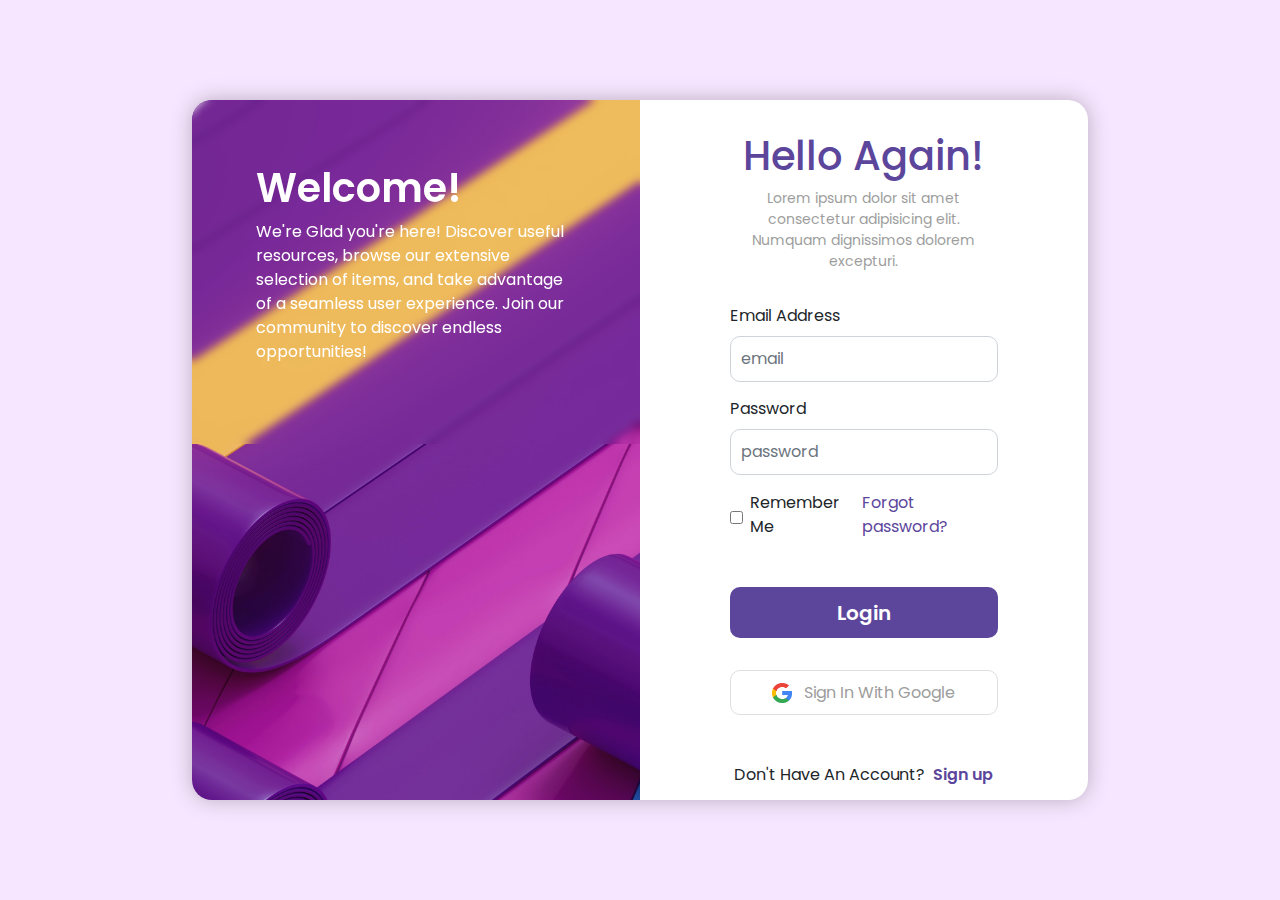
<file: Register Form/index.html>
<!DOCTYPE html>
<html lang="en">
  <head>
    <meta charset="UTF-8" />
    <meta http-equiv="X-UA-Compatible" content="IE=edge" />
    <meta name="viewport" content="width=device-width, initial-scale=1.0" />
    <title>Register Form</title>

    <link rel="stylesheet" href="./assets/css/all.min.css" />
    <link rel="stylesheet" href="./assets/css/bootstrap.min.css" />
    <link rel="stylesheet" href="./assets/css/main.css" />
  </head>
  <body>
    <div class="wrapper">
      <div class="row main-box">
        <div class="col-xl-6 col-12 left-side">
          <div class="contain">
            <h1 class="welcome">welcome!</h1>
            <p class="welcom-pera">
              We're Glad you're here! Discover useful resources, browse our
              extensive selection of items, and take advantage of a seamless
              user experience. Join our community to discover endless
              opportunities!
            </p>
          </div>
        </div>

        <div class="col-xl-6 col-12 right-side">
          <div id="logreg-forms">
            <h1 class="form-title">hello again!</h1>
            <p class="form-pera">
              Lorem ipsum dolor sit amet consectetur adipisicing elit. Numquam
              dignissimos dolorem excepturi.
            </p>
            <form class="form-signin">
              <div class="mb-3">
                <label for="exampleInputEmail1" class="form-label"
                  >Email address</label
                >
                <input
                  type="email"
                  class="form-control"
                  id="exampleInputEmail1"
                  aria-describedby="emailHelp"
                  placeholder="email"
                />
              </div>
              <div class="mb-3">
                <label for="exampleInputPassword1" class="form-label"
                  >Password</label
                >
                <input
                  type="password"
                  class="form-control"
                  id="exampleInputPassword1"
                  placeholder="password"
                />
              </div>
              <div
                class="mb-3 form-check d-flex justify-content-between align-items-center"
              >
                <input
                  type="checkbox"
                  class="form-check-input"
                  id="exampleCheck1"
                />
                <label class="form-check-label" for="exampleCheck1"
                  >remember me</label
                >
                <a href="#" id="forgot_pswd">Forgot password?</a>
              </div>
              <div class="mb-3">
                <button class="btn login-btn btn-block" type="submit">
                  Login
                </button>
              </div>
              <div class="mb-3">
                <button class="btn google-btn">
                  <img src="./assets/images/google.png" alt="icon" /> sign in
                  with google
                </button>
              </div>

              <div
                class="mb-3 signup-box d-flex justify-content-center align-items-center"
              >
                <p class="foot-text">Don't have an account?</p>
                <a id="btn-signup">Sign up </a>
              </div>
            </form>

            <form action="/reset/password/" class="form-reset">
              <div class="mb-3">
                <input
                  type="email"
                  id="resetEmail"
                  class="form-control"
                  placeholder="Email address"
                  required=""
                  autofocus=""
                />
              </div>
              <button class="btn login-btn btn-block" type="submit">
                Reset Password
              </button>

              <a href="#" id="cancel_reset" class="mt-3"
                ><i class="fas fa-angle-left"></i> Back</a
              >
            </form>

            <form action="/signup/" class="form-signup">
              <div class="mb-3">
                <input
                  type="text"
                  id="user-name"
                  class="form-control"
                  placeholder="Full name"
                  required=""
                  autofocus=""
                />
              </div>
              <div class="mb-3">
                <input
                  type="email"
                  id="user-email"
                  class="form-control"
                  placeholder="Email address"
                  required
                  autofocus=""
                />
              </div>
              <div class="mb-3">
                <input
                  type="password"
                  id="user-pass"
                  class="form-control"
                  placeholder="Password"
                  required
                  autofocus=""
                />
              </div>
              <div class="mb-3">
                <input
                  type="password"
                  id="user-repeatpass"
                  class="form-control"
                  placeholder="Repeat Password"
                  required
                  autofocus=""
                />
              </div>

              <button class="btn login-btn btn-block" type="submit">
                Sign Up
              </button>
              <div class="mb-3">
                <button class="btn google-btn">
                  <img src="./assets/images/google.png" alt="icon" /> sign in
                  with google
                </button>
              </div>

              <div
                class="mb-3 signup-box d-flex justify-content-center align-items-center"
              >
                <p class="foot-text">already have an account?</p>
                <a href="#" id="cancel_signup">Login</a>
              </div>
            </form>
            <br />
          </div>
        </div>
      </div>
    </div>
    <script src="./assets/js/jquery.min.js"></script>
    <script src="./assets/js/bootstrap.min.js"></script>
    <script src="./assets/js/all.min.js"></script>
    <script src="./assets/js/coustom.js"></script>
  </body>
</html>
</file>
<file: Register Form/assets/css/main.css>
@font-face {
  font-family: "Poppins";
  src: url("../fonts/Poppins/Poppins-ExtraBold.ttf") format("truetype");
  font-weight: bold;
  font-style: normal;
  font-display: swap;
}
@font-face {
  font-family: "Poppins";
  src: url("../fonts/Poppins/Poppins-Bold.ttf") format("truetype");
  font-weight: bold;
  font-style: normal;
  font-display: swap;
}
@font-face {
  font-family: "Poppins";
  src: url("../fonts/Poppins/Poppins-SemiBold.ttf") format("truetype");
  font-weight: 600;
  font-style: normal;
  font-display: swap;
}
@font-face {
  font-family: "Poppins";
  src: url("../fonts/Poppins/Poppins-Light.ttf") format("truetype");
  font-weight: 300;
  font-style: normal;
  font-display: swap;
}
@font-face {
  font-family: "Poppins";
  src: url("../fonts/Poppins/Poppins-Medium.ttf") format("truetype");
  font-weight: 500;
  font-style: normal;
  font-display: swap;
}
@font-face {
  font-family: "Poppins";
  src: url("../fonts/Poppins/Poppins-Regular.ttf") format("truetype");
  font-weight: normal;
  font-style: normal;
  font-display: swap;
}
body {
  margin: 0;
  padding: 0;
  box-sizing: border-box;
  font-family: "Poppins";
  font-weight: normal;
  background-color: #f7e6ff;
}

.wrapper {
  overflow: hidden;
  display: flex;
  align-items: center;
  justify-content: center;
  min-height: 100vh;
}

.left-side {
  background-image: url(../images/form-bg2.jpg);
  background-position: center;
  background-repeat: no-repeat;
  background-size: cover;
  width: 100%;
  height: 100%;
}
.left-side .contain {
  padding: 4rem;
  -webkit-backdrop-filter: blur(4px);
          backdrop-filter: blur(4px);
}
.left-side .contain .welcome {
  color: white;
  text-transform: capitalize;
  font-weight: 600;
}
.left-side .contain .welcom-pera {
  color: white;
}

.left-side,
.right-side {
  padding: 0;
}

.main-box {
  width: 70%;
  height: 700px;
  margin: auto;
  background: #fff;
  border-radius: 20px;
  overflow: hidden;
  box-shadow: 0px 0px 21px 0px rgba(0, 0, 0, 0.25);
}

.right-side {
  display: flex;
  justify-content: center;
  padding: 2rem;
}

#logreg-forms {
  transition: all 0.3s cubic-bezier(0.25, 0.8, 0.25, 1);
  width: 70%;
}
#logreg-forms form {
  width: 100%;
  margin-top: 2rem;
}
#logreg-forms .form-title {
  text-align: center;
  text-transform: capitalize;
  font-weight: 500;
  color: #5C469C;
}
#logreg-forms .form-pera {
  text-align: center;
  font-size: 14px;
  color: #9d9d9d;
}
#logreg-forms .form-label,
#logreg-forms .form-check-label {
  font-family: "Poppins";
  text-transform: capitalize;
}
#logreg-forms .form-control {
  position: relative;
  box-sizing: border-box;
  height: auto;
  padding: 10px;
  font-size: 16px;
  border-radius: 10px;
}
#logreg-forms .form-control:focus {
  z-index: 2;
}
#logreg-forms .form-signin input[type=email] {
  margin-bottom: -1px;
}
#logreg-forms .login-btn {
  background-color: #5C469C;
  color: white;
  margin-top: 3rem;
  border-radius: 10px;
  padding: 0.6rem 0;
  font-size: 20px;
  font-weight: 600;
}
#logreg-forms .login-btn:hover {
  background-color: #8469d4;
}
#logreg-forms .google-btn {
  background-color: white;
  color: #9d9d9d;
  width: 100%;
  border: 1px solid #dfdfdf;
  border-radius: 10px;
  padding: 0.6rem 0;
  text-transform: capitalize;
  margin: 1rem 0rem 2rem 0rem;
}
#logreg-forms .google-btn img {
  width: 20px;
  height: 20px;
  margin-right: 0.5rem;
}
#logreg-forms .signup-box {
  display: flex;
  align-items: center;
}
#logreg-forms .signup-box p {
  margin: 0;
}
#logreg-forms .signup-box a {
  margin-left: 0.5rem;
  font-weight: 600;
}
#logreg-forms .social-login {
  width: 390px;
  margin: 0 auto;
  margin-bottom: 14px;
}
#logreg-forms .social-btn {
  font-weight: 100;
  color: white;
  width: 190px;
  font-size: 0.9rem;
}
#logreg-forms a {
  display: block;
  color: #5C469C;
  cursor: pointer;
}
#logreg-forms a:hover {
  text-decoration: underline;
}
#logreg-forms .foot-text {
  text-transform: capitalize;
}
#logreg-forms .facebook-btn {
  background-color: #3c589c;
}
#logreg-forms .form-reset {
  display: none;
}
#logreg-forms .form-signup {
  display: none;
}
#logreg-forms .form-signup .social-btn {
  width: 210px;
}
#logreg-forms .form-signup input {
  margin-bottom: 2px;
}

#logreg-form .lines {
  width: 200px;
  border: 1px solid red;
}

.form-signup .social-login {
  width: 210px !important;
  margin: 0 auto;
}

@media screen and (max-width: 500px) {
  #logreg-forms .social-login {
    width: 200px;
    margin: 0 auto;
    margin-bottom: 10px;
  }
  #logreg-forms .social-btn {
    font-size: 1.3rem;
    font-weight: 100;
    color: white;
    width: 200px;
    height: 56px;
  }
  #logreg-forms .social-btn:nth-child(1) {
    margin-bottom: 5px;
  }
  #logreg-forms .social-btn span {
    display: none;
  }
}
@media screen and (max-width: 767.68px) {
  .wrapper {
    display: block;
  }
  .main-box {
    width: 100%;
    border-radius: 0;
    box-shadow: none;
  }
}
@media screen and (max-width: 1199.68px) {
  .left-side {
    display: none;
  }
  #logreg-forms {
    width: 100%;
  }
  .main-box {
    height: auto;
  }
}
@media screen and (max-width: 768px) and (max-width: 991.68px) {
  .left-side {
    display: none;
  }
}/*# sourceMappingURL=main.css.map */
</file>
